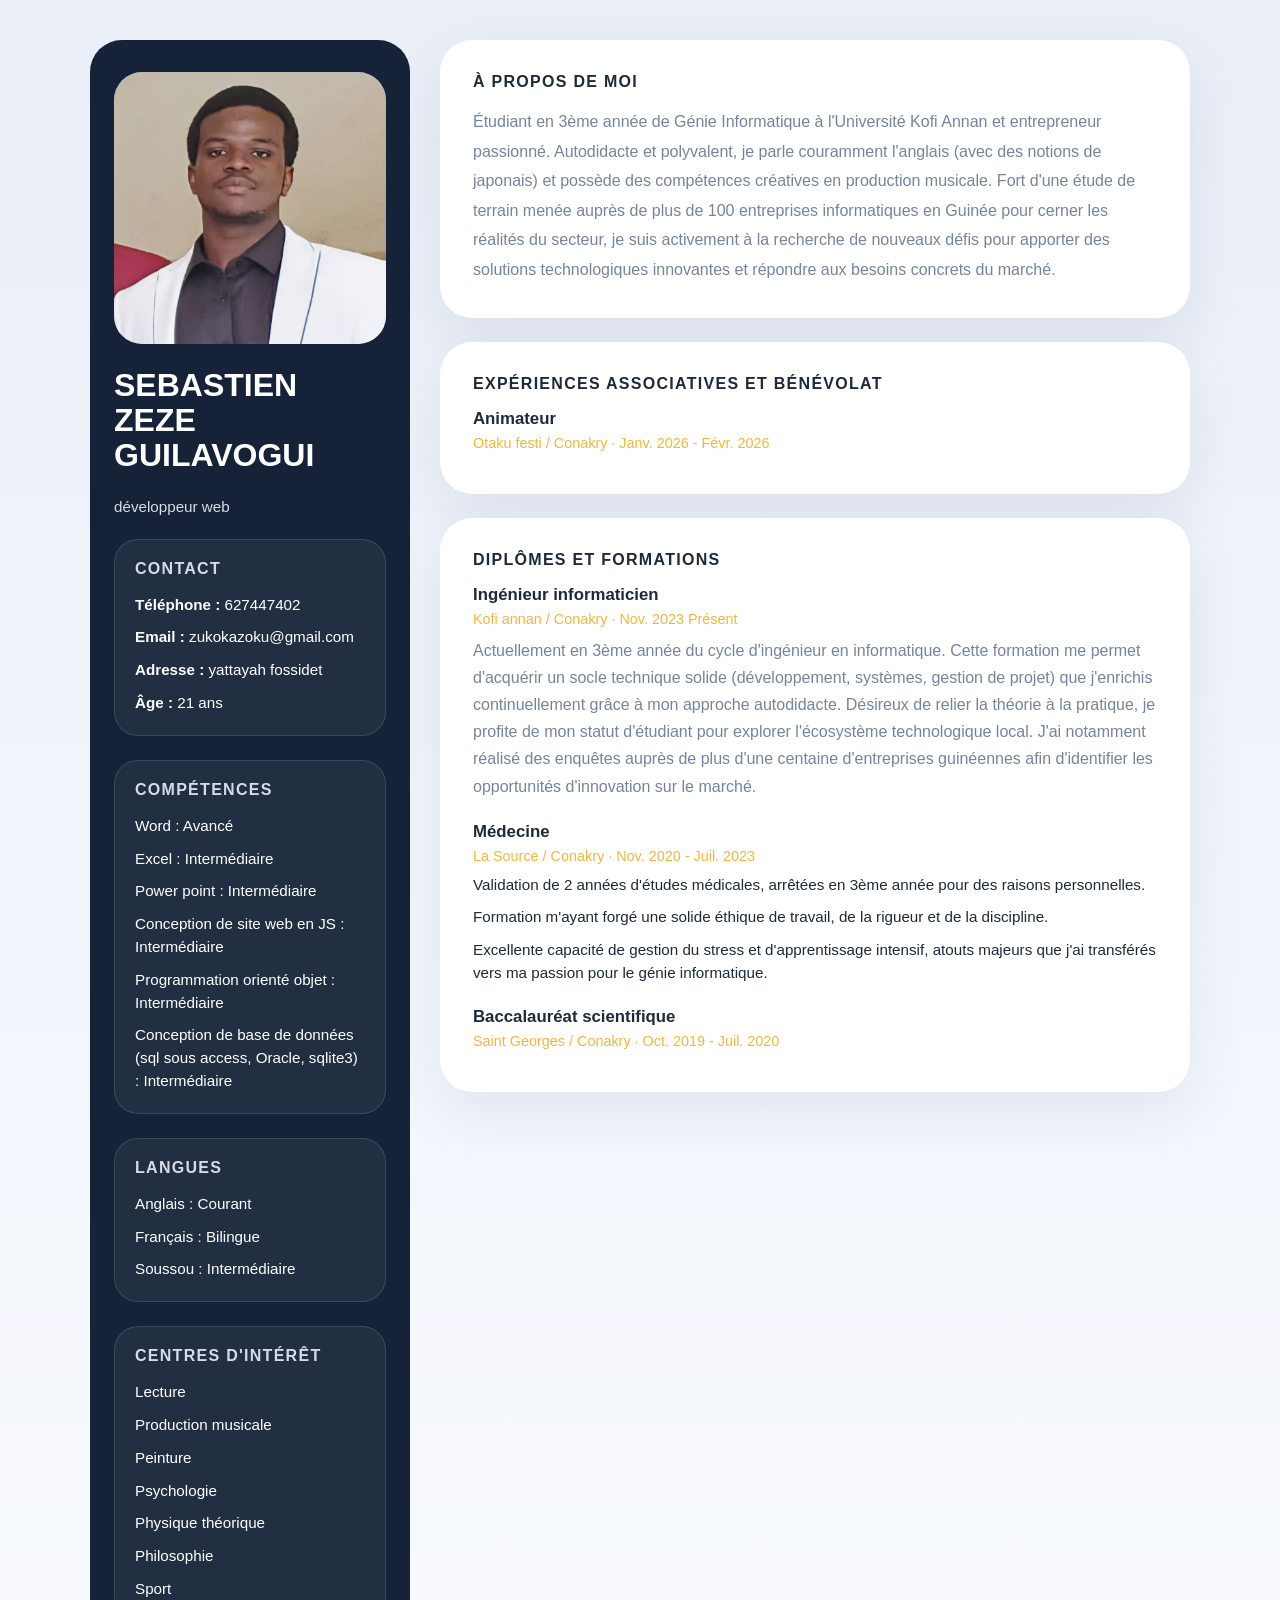
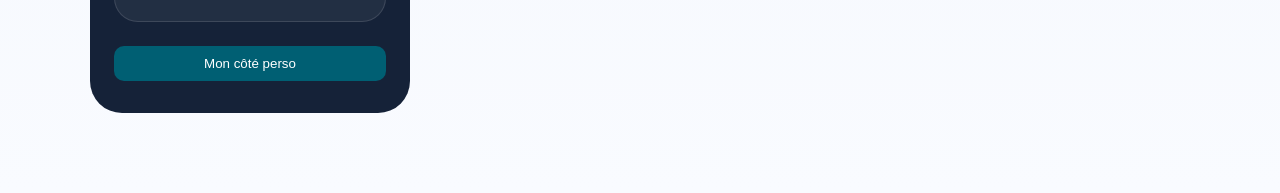
<file: index.html>
<!DOCTYPE html>
<html lang="fr">
<head>
    <meta charset="UTF-8">
    <meta name="viewport" content="width=device-width, initial-scale=1.0">
    <link rel="stylesheet" href="css/style.css">
    <title>Mon CV</title>
</head>
<body>
    <main class="cv">
        <aside class="sidebar">
            <div class="photo">
                <img id="profilePhoto" src="img/me1.jpg" alt="Photo de profil">
            </div>
            <h1>SEBASTIEN ZEZE GUILAVOGUI</h1>
            <p class="role">développeur web</p>

            <section class="card contact-card">
                <h2>Contact</h2>
                <ul>
                    <li><strong>Téléphone :</strong> 627447402</li>
                    <li><strong>Email :</strong> zukokazoku@gmail.com</li>
                    <li><strong>Adresse :</strong> yattayah fossidet</li>
                    <li><strong>Âge :</strong> 21 ans</li>
                </ul>
            </section>

            <section class="card skills-card">
                <h2>Compétences</h2>
                <ul>
                    <li>Word : Avancé</li>
                    <li>Excel : Intermédiaire</li>
                    <li>Power point : Intermédiaire</li>
                    <li>Conception de site web en JS : Intermédiaire</li>
                    <li>Programmation orienté objet : Intermédiaire</li>
                    <li>Conception de base de données (sql sous access, Oracle, sqlite3) : Intermédiaire</li>
                </ul>
            </section>

            <section class="card languages-card">
                <h2>Langues</h2>
                <ul>
                    <li>Anglais : Courant</li>
                    <li>Français : Bilingue</li>
                    <li>Soussou : Intermédiaire</li>
                </ul>
            </section>

            <section class="card interests-card">
                <h2>Centres d'intérêt</h2>
                <ul>
                    <li>Lecture</li>
                    <li>Production musicale</li>
                    <li>Peinture</li>
                    <li>Psychologie</li>
                    <li>Physique théorique</li>
                    <li>Philosophie</li>
                    <li>Sport</li>
                </ul>
            </section>
        <button id="togglePersonal" class="btn open-personal">Mon côté perso</button>
        </aside>

        <section class="content">
            <section class="card summary-card">
                <h2>À propos de moi</h2>
                <p>Étudiant en 3ème année de Génie Informatique à l'Université Kofi Annan et entrepreneur passionné. Autodidacte et polyvalent, je parle couramment l'anglais (avec des notions de japonais) et possède des compétences créatives en production musicale. Fort d'une étude de terrain menée auprès de plus de 100 entreprises informatiques en Guinée pour cerner les réalités du secteur, je suis activement à la recherche de nouveaux défis pour apporter des solutions technologiques innovantes et répondre aux besoins concrets du marché.</p>
            </section>

            <section class="card experience-card">
                <h2>Expériences associatives et Bénévolat</h2>
                <div class="item">
                    <h3>Animateur</h3>
                    <span class="meta">Otaku festi / Conakry · Janv. 2026 - Févr. 2026</span>
                </div>
            </section>

            <section class="card education-card">
                <h2>Diplômes et Formations</h2>
                <div class="item">
                    <h3>Ingénieur informaticien</h3>
                    <span class="meta">Kofi annan / Conakry · Nov. 2023 Présent</span>
                    <p>Actuellement en 3ème année du cycle d'ingénieur en informatique. Cette formation me permet d'acquérir un socle technique solide (développement, systèmes, gestion de projet) que j'enrichis continuellement grâce à mon approche autodidacte. Désireux de relier la théorie à la pratique, je profite de mon statut d'étudiant pour explorer l'écosystème technologique local. J'ai notamment réalisé des enquêtes auprès de plus d'une centaine d'entreprises guinéennes afin d'identifier les opportunités d'innovation sur le marché.</p>
                </div>
                <div class="item">
                    <h3>Médecine</h3>
                    <span class="meta">La Source / Conakry · Nov. 2020 - Juil. 2023</span>
                    <ul>
                        <li>Validation de 2 années d'études médicales, arrêtées en 3ème année pour des raisons personnelles.</li>
                        <li>Formation m'ayant forgé une solide éthique de travail, de la rigueur et de la discipline.</li>
                        <li>Excellente capacité de gestion du stress et d'apprentissage intensif, atouts majeurs que j'ai transférés vers ma passion pour le génie informatique.</li>
                    </ul>
                </div>
                <div class="item">
                    <h3>Baccalauréat scientifique</h3>
                    <span class="meta">Saint Georges / Conakry · Oct. 2019 - Juil. 2020</span>
                </div>
            </section>
        </section>
    </main>



    <div id="personalOverlay" class="personal-overlay hidden" aria-hidden="true">
      <div class="personal-inner" id="personalInner">
        <button id="closePersonal" class="btn close">Fermer</button>
        <h2>Le Seb (moins professionnel)</h2>

        <div id="passionsList" class="passions-list">
          <p>Voici quelques passions :</p>
          <ul>
            <li><span class="passion sparkle-target" id="passion-lecture" tabindex="0">Lecture</span></li>
            <li><span class="passion sparkle-target" id="passion-music" tabindex="0">Production musicale</span></li>
            <li><span class="passion">Peinture</span></li>
            <li><span class="passion">Psychologie</span></li>
            <li><span class="passion">Physique théorique</span></li>
            <li><span class="passion">Philosophie</span></li>
            <li><span class="passion">Sport</span></li>
          </ul>
        </div>

        <div id="detailView" class="detail-view hidden" aria-hidden="true">
          <button id="backToPassions" class="btn">← Retour</button>
          <h3 id="detailTitle"></h3>
          <div id="detailContent" class="detail-content"></div>
        </div>
      </div>
    </div>

    <script src="js/script.js"></script>
</body>
</html>
</file>
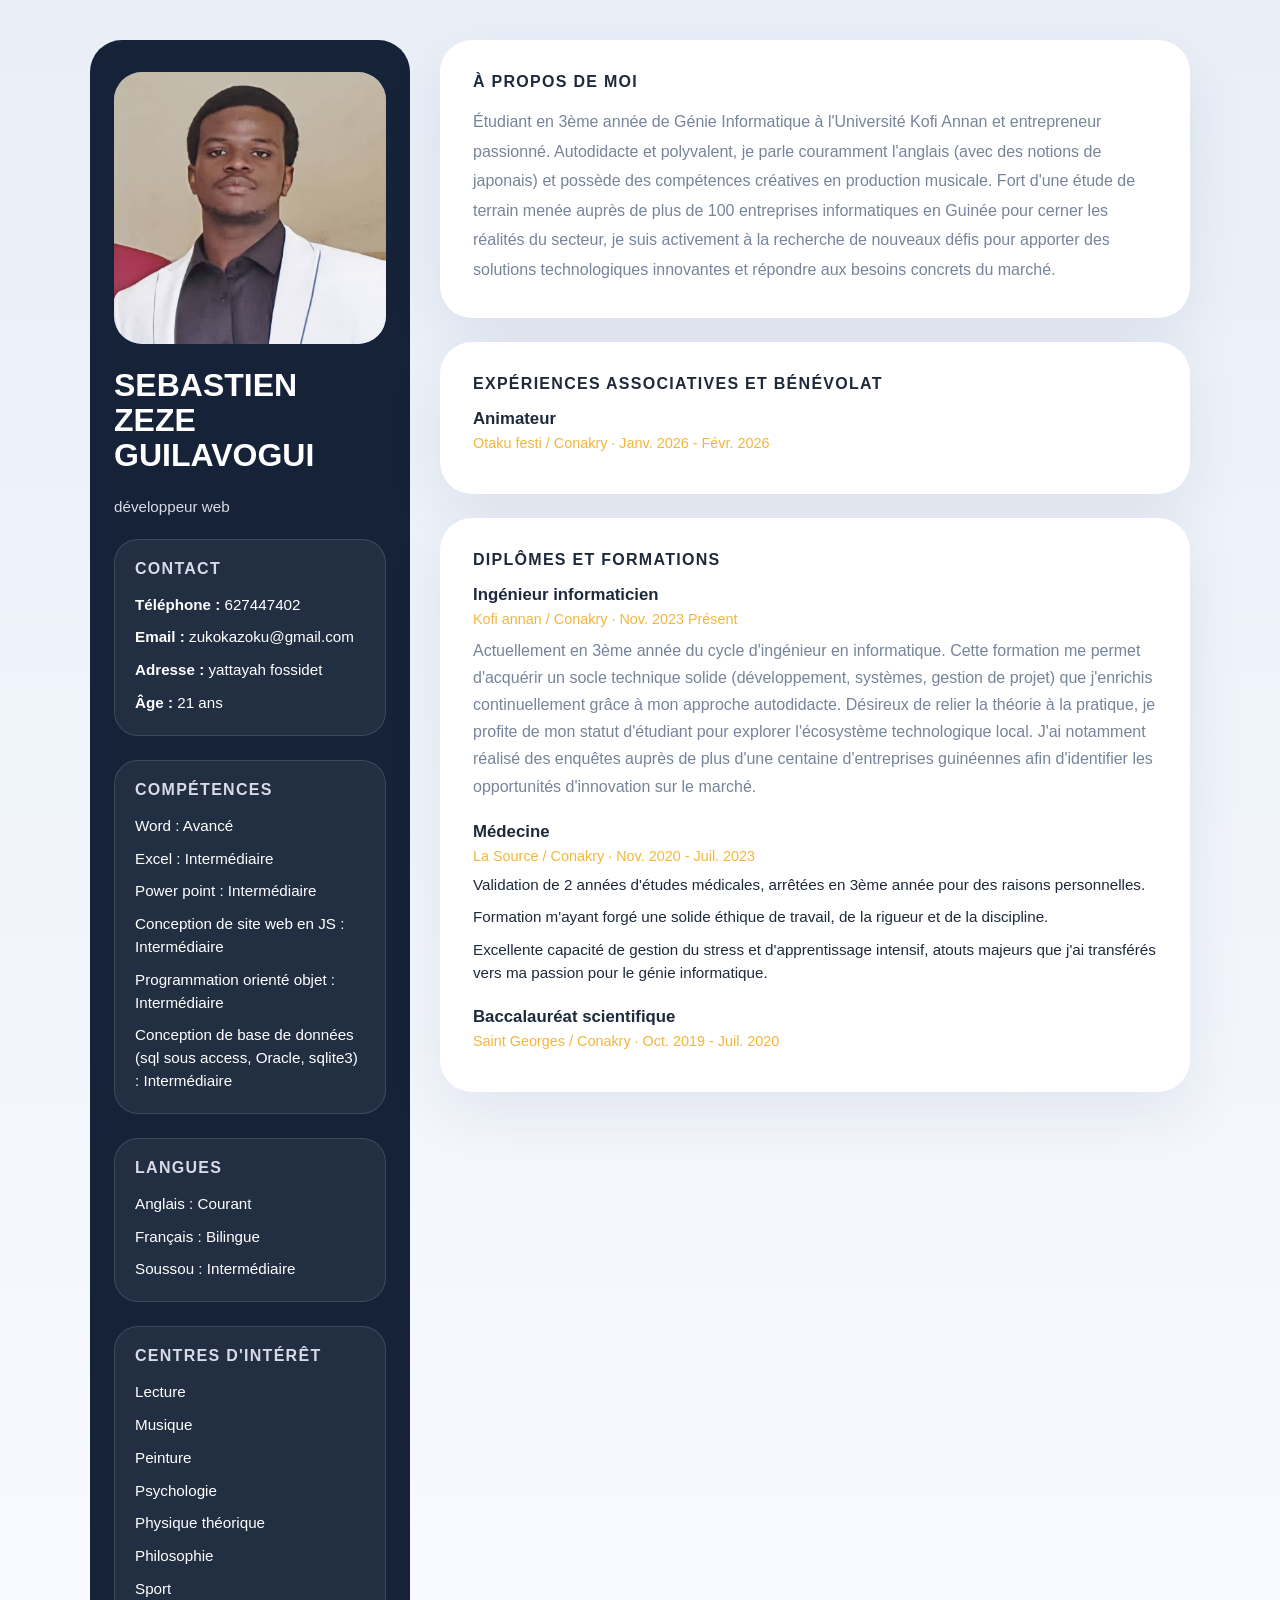
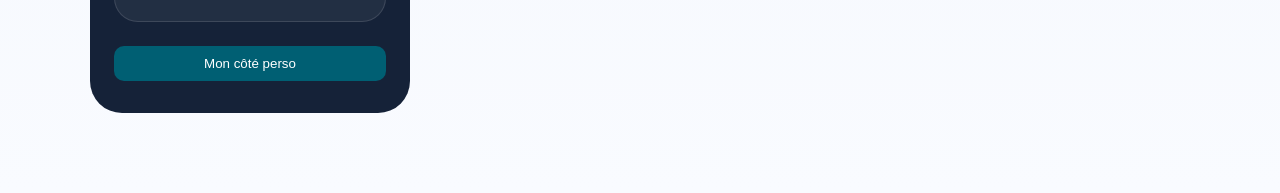
<file: html/index.html>
<!DOCTYPE html>
<html lang="fr">
<head>
    <meta charset="UTF-8">
    <meta name="viewport" content="width=device-width, initial-scale=1.0">
    <link rel="stylesheet" href="../css/style.css">
    <title>Mon CV</title>
</head>
<body>
    <main class="cv">
        <aside class="sidebar">
            <div class="photo">
                <img id="profilePhoto" src="../img/me1.jpg" alt="Photo de profil">
            </div>
            <h1>SEBASTIEN ZEZE GUILAVOGUI</h1>
            <p class="role">développeur web</p>

            <section class="card contact-card">
                <h2>Contact</h2>
                <ul>
                    <li><strong>Téléphone :</strong> 627447402</li>
                    <li><strong>Email :</strong> zukokazoku@gmail.com</li>
                    <li><strong>Adresse :</strong> yattayah fossidet</li>
                    <li><strong>Âge :</strong> 21 ans</li>
                </ul>
            </section>

            <section class="card skills-card">
                <h2>Compétences</h2>
                <ul>
                    <li>Word : Avancé</li>
                    <li>Excel : Intermédiaire</li>
                    <li>Power point : Intermédiaire</li>
                    <li>Conception de site web en JS : Intermédiaire</li>
                    <li>Programmation orienté objet : Intermédiaire</li>
                    <li>Conception de base de données (sql sous access, Oracle, sqlite3) : Intermédiaire</li>
                </ul>
            </section>

            <section class="card languages-card">
                <h2>Langues</h2>
                <ul>
                    <li>Anglais : Courant</li>
                    <li>Français : Bilingue</li>
                    <li>Soussou : Intermédiaire</li>
                </ul>
            </section>

            <section class="card interests-card">
                <h2>Centres d'intérêt</h2>
                <ul>
                    <li>Lecture</li>
                    <li>Musique</li>
                    <li>Peinture</li>
                    <li>Psychologie</li>
                    <li>Physique théorique</li>
                    <li>Philosophie</li>
                    <li>Sport</li>
                </ul>
            </section>
        <button id="togglePersonal" class="btn open-personal">Mon côté perso</button>
        </aside>

        <section class="content">
            <section class="card summary-card">
                <h2>À propos de moi</h2>
                <p>Étudiant en 3ème année de Génie Informatique à l'Université Kofi Annan et entrepreneur passionné. Autodidacte et polyvalent, je parle couramment l'anglais (avec des notions de japonais) et possède des compétences créatives en production musicale. Fort d'une étude de terrain menée auprès de plus de 100 entreprises informatiques en Guinée pour cerner les réalités du secteur, je suis activement à la recherche de nouveaux défis pour apporter des solutions technologiques innovantes et répondre aux besoins concrets du marché.</p>
            </section>

            <section class="card experience-card">
                <h2>Expériences associatives et Bénévolat</h2>
                <div class="item">
                    <h3>Animateur</h3>
                    <span class="meta">Otaku festi / Conakry · Janv. 2026 - Févr. 2026</span>
                </div>
            </section>

            <section class="card education-card">
                <h2>Diplômes et Formations</h2>
                <div class="item">
                    <h3>Ingénieur informaticien</h3>
                    <span class="meta">Kofi annan / Conakry · Nov. 2023 Présent</span>
                    <p>Actuellement en 3ème année du cycle d'ingénieur en informatique. Cette formation me permet d'acquérir un socle technique solide (développement, systèmes, gestion de projet) que j'enrichis continuellement grâce à mon approche autodidacte. Désireux de relier la théorie à la pratique, je profite de mon statut d'étudiant pour explorer l'écosystème technologique local. J'ai notamment réalisé des enquêtes auprès de plus d'une centaine d'entreprises guinéennes afin d'identifier les opportunités d'innovation sur le marché.</p>
                </div>
                <div class="item">
                    <h3>Médecine</h3>
                    <span class="meta">La Source / Conakry · Nov. 2020 - Juil. 2023</span>
                    <ul>
                        <li>Validation de 2 années d'études médicales, arrêtées en 3ème année pour des raisons personnelles.</li>
                        <li>Formation m'ayant forgé une solide éthique de travail, de la rigueur et de la discipline.</li>
                        <li>Excellente capacité de gestion du stress et d'apprentissage intensif, atouts majeurs que j'ai transférés vers ma passion pour le génie informatique.</li>
                    </ul>
                </div>
                <div class="item">
                    <h3>Baccalauréat scientifique</h3>
                    <span class="meta">Saint Georges / Conakry · Oct. 2019 - Juil. 2020</span>
                </div>
            </section>
        </section>
    </main>



    <div id="personalOverlay" class="personal-overlay hidden" aria-hidden="true">
      <div class="personal-inner" id="personalInner">
        <button id="closePersonal" class="btn close">Fermer</button>
        <h2>Le Seb (moins professionnel)</h2>

        <div id="passionsList" class="passions-list">
          <p>Voici quelques passions :</p>
          <ul>
            <li><span class="passion sparkle-target" id="passion-lecture" tabindex="0">lecture</span></li>
            <li><span class="passion sparkle-target" id="passion-music" tabindex="0">production musicale</span></li>
            <li><span class="passion">voyages</span></li>
            <li><span class="passion">photographie</span></li>
          </ul>
        </div>

        <div id="detailView" class="detail-view hidden" aria-hidden="true">
          <button id="backToPassions" class="btn">← Retour</button>
          <h3 id="detailTitle"></h3>
          <div id="detailContent" class="detail-content"></div>
        </div>
      </div>
    </div>

    <script src="../js/script.js"></script>
</body>
</html>
</file>
<file: css/style.css>
* {
    box-sizing: border-box;
}

:root {
    --main-bg: #f2f4f8;
    --sidebar-bg: #152238;
    --panel-bg: #ffffff;
    --accent: #f2b63c;
    --text: #1e2a3b;
    --text-light: #76849b;
    --border: #dfe3ea;
}

body {
    margin: 0;
    font-family: 'Segoe UI', Tahoma, Geneva, Verdana, sans-serif;
    background: linear-gradient(180deg, #e9eef7 0%, #f9fbff 100%);
    color: var(--text);
}

.cv {
    display: grid;
    grid-template-columns: 320px 1fr;
    gap: 30px;
    max-width: 1140px;
    margin: 40px auto;
    padding: 0 20px 40px;
}

.sidebar {
    background: var(--sidebar-bg);
    border-radius: 32px;
    padding: 32px 24px;
    color: #fff;
    display: flex;
    flex-direction: column;
    gap: 24px;
}

.photo {
    width: 100%;
    padding-top: 100%;
    border-radius: 28px;
    background: linear-gradient(135deg, #4b5f9e, #9aaee0);
    position: relative;
    overflow: hidden;
}

/* make any image inside .photo fill the square without distortion */
.photo { --photo-offset: 105px; /* change this value to shift image vertically (positive = move down) */ }

.photo img, .photo #profilePhoto {
    position: absolute;
    top: 0;
    left: 0;
    width: 100%;
    height: 100%;
    object-fit: cover; /* preserves aspect ratio and crops if needed */
    object-position: 50% calc(50% + var(--photo-offset));
    display: block;
}

.photo::after {
    /* decorative overlay removed to avoid visible square under the photo */
    content: '';
    display: none;
}

/* ensure image sits under the decorative overlay */
.photo img { z-index: 0; }


.sidebar h1 {
    margin: 0;
    font-size: 2rem;
    line-height: 1.1;
}

.role {
    margin: 0;
    font-size: 0.95rem;
    color: #d8dbe7;
}

.card {
    background: rgba(255,255,255,0.06);
    border: 1px solid rgba(255,255,255,0.12);
    border-radius: 24px;
    padding: 20px;
}

.card h2 {
    margin-top: 0;
    margin-bottom: 16px;
    font-size: 1rem;
    letter-spacing: 0.08em;
    text-transform: uppercase;
    color: #d8dbe7;
}

.card ul {
    list-style: none;
    padding: 0;
    margin: 0;
    display: grid;
    gap: 10px;
}

.card ul li {
    font-size: 0.95rem;
    line-height: 1.5;
}

.card ul li strong {
    color: #ffffff;
}

.content {
    display: flex;
    flex-direction: column;
    gap: 24px;
}

.summary-card,
.experience-card,
.education-card {
    background: var(--panel-bg);
    border-radius: 32px;
    padding: 32px;
    box-shadow: 0 22px 60px rgba(24, 42, 74, 0.08);
}

.summary-card h2,
.experience-card h2,
.education-card h2 {
    color: var(--text);
}

.summary-card p {
    margin: 0;
    line-height: 1.85;
    color: var(--text-light);
}

.item {
    margin-bottom: 22px;
}

.item:last-child {
    margin-bottom: 0;
}

.item h3 {
    margin: 0 0 6px;
    font-size: 1.05rem;
    color: var(--text);
}

.meta {
    display: block;
    margin-bottom: 10px;
    color: var(--accent);
    font-size: 0.9rem;
}

.item p {
    margin: 0;
    color: var(--text-light);
    line-height: 1.7;
}

@media (max-width: 960px) {
    .cv {
        grid-template-columns: 1fr 2fr;
        gap: 15px;
        margin: 10px auto;
        padding: 0 10px;
    }
    
    .sidebar {
        padding: 15px;
        border-radius: 20px;
    }

    .sidebar h1 {
        font-size: 1.2rem;
    }

    .content {
        gap: 15px;
    }

    .summary-card,
    .experience-card,
    .education-card {
        padding: 15px;
        border-radius: 20px;
    }

    .open-personal {
        width: 100%;
        padding: 12px;
        font-size: 0.9rem;
    }
}

@media (max-width: 680px) {
    .cv {
        grid-template-columns: 100px 1fr;
        gap: 8px;
        padding: 0 5px;
    }
    
    .sidebar {
        padding: 8px;
        gap: 12px;
    }

    .sidebar h1 {
        font-size: 0.8rem;
        word-break: break-word;
    }

    .role {
        font-size: 0.7rem;
    }

    .card {
        padding: 8px;
    }

    .card h2 {
        font-size: 0.6rem;
        margin-bottom: 8px;
    }

    .card ul li {
        font-size: 0.65rem;
        line-height: 1.2;
        word-break: break-word;
    }

    .card ul li strong {
        display: block;
        font-size: 0.6rem;
    }

    .photo {
        border-radius: 12px;
        --photo-offset: 30px;
    }
}

/* Buttons */
.btn {
  background: #005f73;
  color: #fff;
  border: none;
  padding: 10px 14px;
  border-radius: 10px;
  cursor: pointer;
}

.btn.close {
  background: transparent;
  color: #fff;
  font-size: 1rem;
  border: 1px solid rgba(255,255,255,0.12);
}

/* personal overlay (full-screen) */
.personal-overlay {
  position: fixed;
  inset: 0;
  background: linear-gradient(180deg, #005f73, #012a36);
  color: #fff;
  display: flex;
  align-items: center;
  justify-content: center;
  z-index: 1000;
  padding: 10px;
  /* start hidden by opacity so we can animate */
  opacity: 0;
  visibility: hidden;
  pointer-events: none;
  transition: opacity 300ms ease, visibility 300ms ease;
}

.personal-overlay.show {
  opacity: 1;
  visibility: visible;
  pointer-events: auto;
}

/* keep .hidden class for initial markup compatibility */
.personal-overlay.hidden {
  opacity: 0;
  visibility: hidden;
  pointer-events: none;
}

.personal-inner {
  background: rgba(255,255,255,0.06);
  border-radius: 16px;
  padding: 15px;
  max-width: 860px;
  width: 100%;
  transform: translateY(8px);
  transition: transform 320ms ease;
}

.personal-overlay.show .personal-inner {
  transform: translateY(0);
}

.personal-inner .thumb {
  max-width: 140px;
}

/* sparkle effect for passion keywords */
.passion { font-weight:700; cursor:pointer; color:#fff; }
.passion.sparkle {
  background: linear-gradient(90deg, #ffd700 0%, #fff3a0 50%, #ffd700 100%);
  -webkit-background-clip: text; background-clip: text; color: transparent;
  background-size: 200% 100%;
  animation: shimmer 1.0s linear infinite;
  text-shadow: 0 0 8px rgba(255,215,0,0.8);
}
@keyframes shimmer { 0%{background-position:200% 0} 100%{background-position:-200% 0} }

/* detail view inside overlay */
.detail-view { margin-top: 12px; }
.detail-content { display:flex; flex-wrap:nowrap; gap:12px; margin-top:12px; max-height:60vh; overflow-x:auto; padding-bottom:20px; }
.detail-content .card { flex: 0 0 280px; display:flex; gap:12px; align-items:flex-start; }
.detail-content .thumb { max-width:80px; flex-shrink:0 }

/* scrollbar (simple) */
.detail-content::-webkit-scrollbar { width:10px }
.detail-content::-webkit-scrollbar-thumb { background: rgba(0,0,0,0.15); border-radius: 6px }

/* elevated card on hover */
.card:hover {
  transform: translateY(-8px);
  box-shadow: 0 20px 30px rgba(24,42,74,0.12);
  transition: transform 200ms ease, box-shadow 200ms ease;
}

/* utility: hide elements by adding .hidden */
.hidden { display: none; }

/* prefer specific rule for personal overlay to keep transitions (override above) */
.personal-overlay.hidden {
  display: block; /* keep it in layout so opacity/visibility transitions still work */
  opacity: 0;
  visibility: hidden;
  pointer-events: none;
}

@media (max-width: 960px) {
    .open-personal {
        width: 100%;
        padding: 16px;
        font-size: 1.1rem;
        margin-top: 10px;
    }
}
</file>
